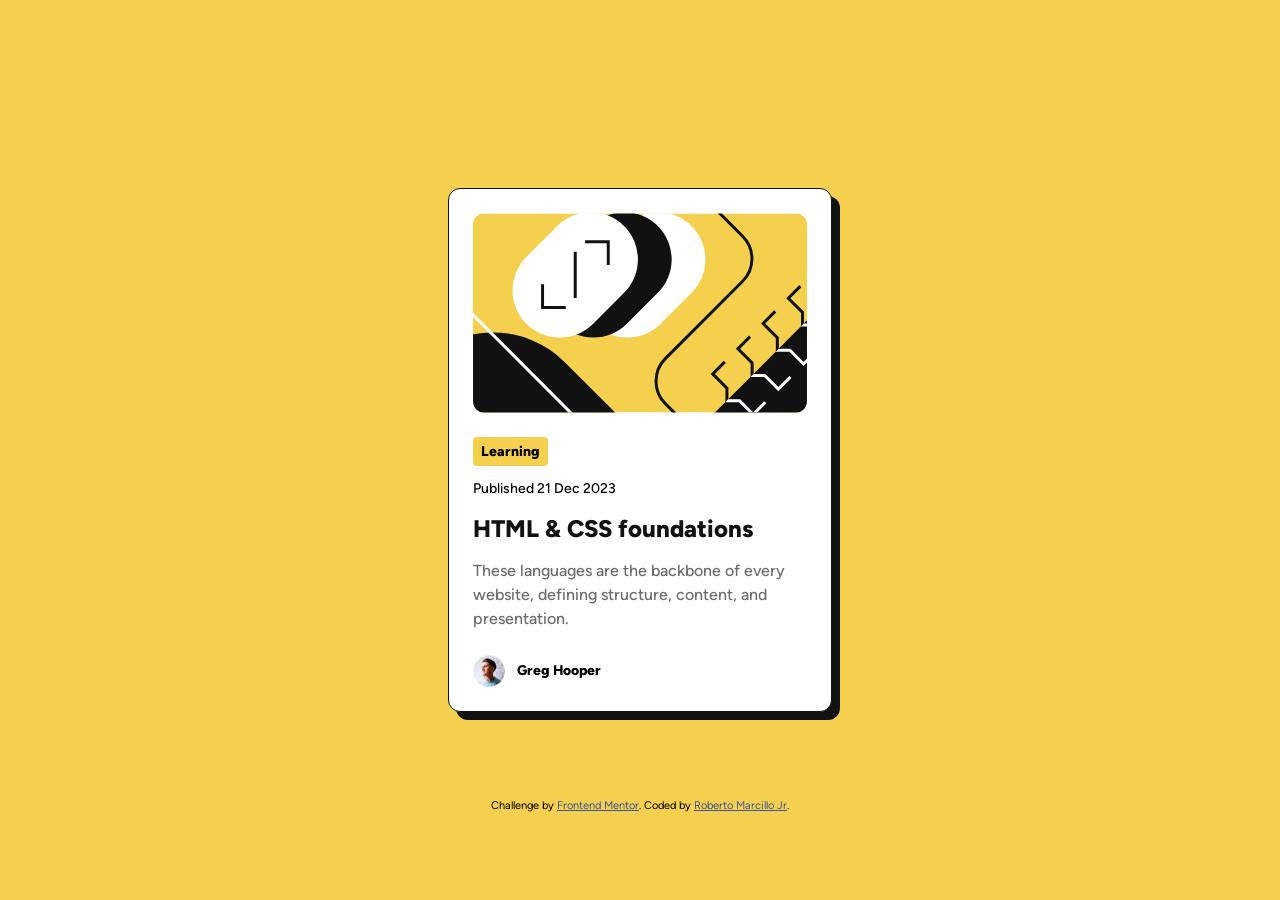
<file: blog-preview-card/index.html>
<!DOCTYPE html>
<html lang="en">
<head>
  <meta charset="UTF-8">
  <meta name="viewport" content="width=device-width, initial-scale=1.0"> <!-- displays site properly based on user's device -->

  <link rel="icon" type="image/png" sizes="32x32" href="./assets/images/favicon-32x32.png">
  <link rel="stylesheet" href="styles.css">
  
  <title>Frontend Mentor | Blog preview card</title>

</head>
<body>

  <main>

    <article class="blog-card">
      <img class="blog-card-image" src="./assets/images/illustration-article.svg" alt="" />
      <p class="blog-card-category txt-p3b">Learning</p>

      <p class="txt-p3">Published <time datetime="2023-12-21">21 Dec 2023</time></p>

      <h1 class="txt-p1">HTML & CSS foundations</h1>

      <p class="txt-p2">These languages are the backbone of every website, defining structure, content, and presentation.</p>
      
      <section class="blog-card-author">
      <img src="./assets/images/image-avatar.webp" alt="" class="blog-card-avatar" />
      <p class="txt-p3b">Greg Hooper</p>
      </section>
    </article>

  </main>

  <footer class="attribution">
    Challenge by <a href="https://www.frontendmentor.io?ref=challenge">Frontend Mentor</a>. 
    Coded by <a href="https://www.frontendmentor.io/profile/bertomjr">Roberto Marcillo Jr</a>.
  </footer>

</body>
</html>
</file>
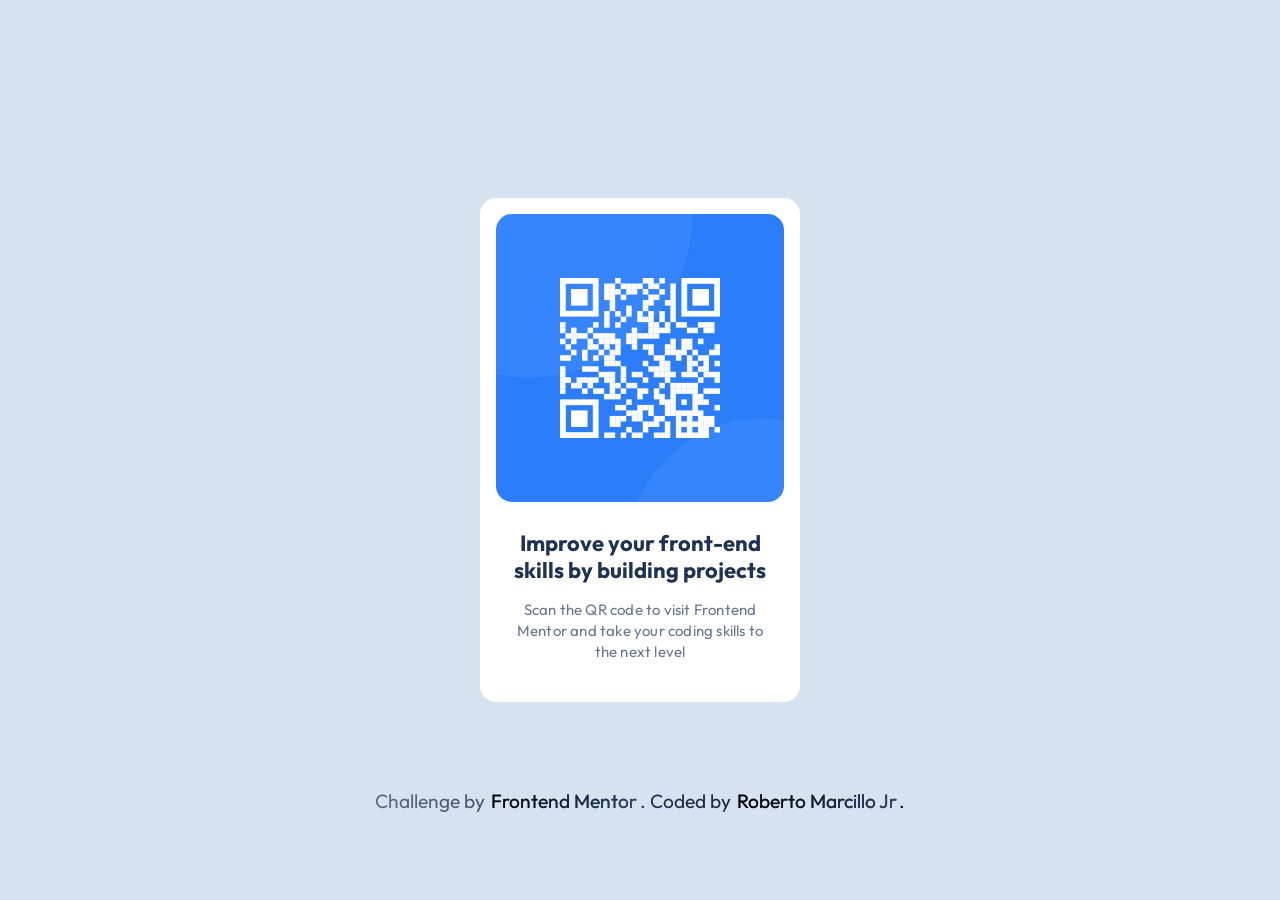
<file: qr-code-component/index.html>
<!DOCTYPE html>
<html lang="en">
<head>
  <meta charset="UTF-8">
  <meta name="viewport" content="width=device-width, initial-scale=1.0"> <!-- displays site properly based on user's device -->
  <link rel="stylesheet" href="styles.css">
  <link rel="icon" type="image/png" sizes="32x32" href="./images/favicon-32x32.png">
  
  <title>Frontend Mentor | QR code component</title>

</head>
<body>

  <main>

    <article class="qr-code-container">
      <a href="https://www.frontendmentor.io?ref=challenge" target="_blank" rel="noopener noreferrer">
        <img id="qr-code" src="./images/image-qr-code.png" alt="QR Code linking to Frontend Mentor" />
      </a>
      <h1 class="text-preset1" >Improve your front-end skills by building projects</h1>
      <p class="text-preset2">Scan the QR code to visit Frontend Mentor and take your coding skills to the next level</p>
    </article>

  </main>

  <footer class="attribution">
    <div class="attribution-text">
    Challenge by <a href="https://www.frontendmentor.io?ref=challenge"> Frontend Mentor</a>. 
    Coded by <a href="https://www.frontendmentor.io/profile/bertomjr"> Roberto Marcillo Jr</a>.
    </div>
  </footer>

</body>

</html>
</file>
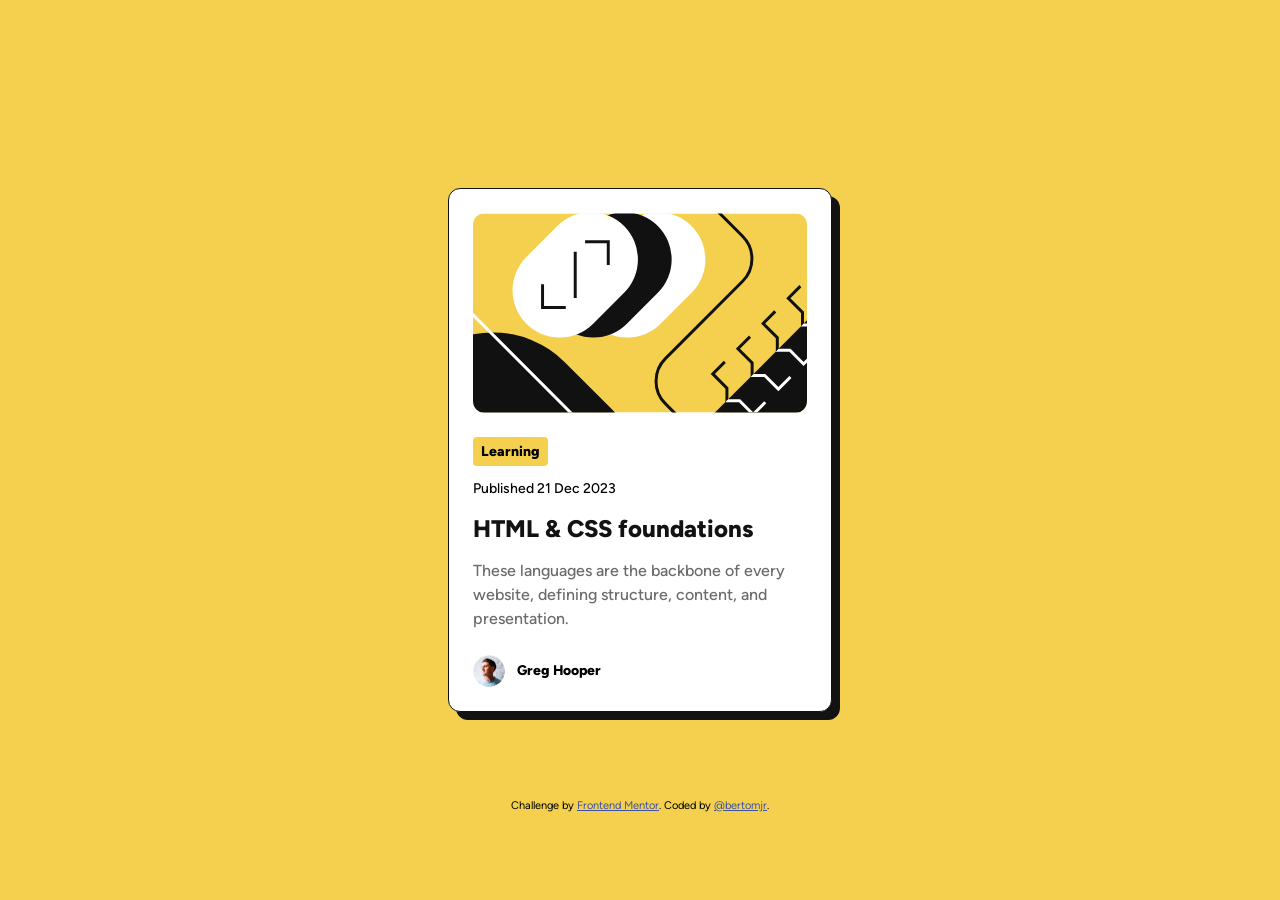
<file: newbie/blog-preview-card/index.html>
<!DOCTYPE html>
<html lang="en">
<head>
  <meta charset="UTF-8">
  <meta name="viewport" content="width=device-width, initial-scale=1.0">

  <link rel="icon" type="image/png" sizes="32x32" href="./assets/images/favicon-32x32.png">
  <link rel="stylesheet" href="styles.css">
  
  <title>Frontend Mentor | Blog preview card</title>

</head>
<body>

  <main>

    <article class="blog-card">
      <img class="blog-card-image" src="./assets/images/illustration-article.svg" alt="" />
      <p class="blog-card-category txt-p3b">Learning</p>

      <p class="txt-p3">Published <time datetime="2023-12-21">21 Dec 2023</time></p>

      <h1 class="txt-p1">HTML & CSS foundations</h1>

      <p class="txt-p2">These languages are the backbone of every website, defining structure, content, and presentation.</p>
      
      <section class="blog-card-author">
      <img src="./assets/images/image-avatar.webp" alt="" class="blog-card-avatar" />
      <p class="txt-p3b">Greg Hooper</p>
      </section>
    </article>

  </main>

  <footer class="attribution">
    Challenge by <a href="https://www.frontendmentor.io?ref=challenge">Frontend Mentor</a>. 
    Coded by <a href="https://www.frontendmentor.io/profile/bertomjr"> @bertomjr</a>.
  </footer>

</body>
</html>
</file>
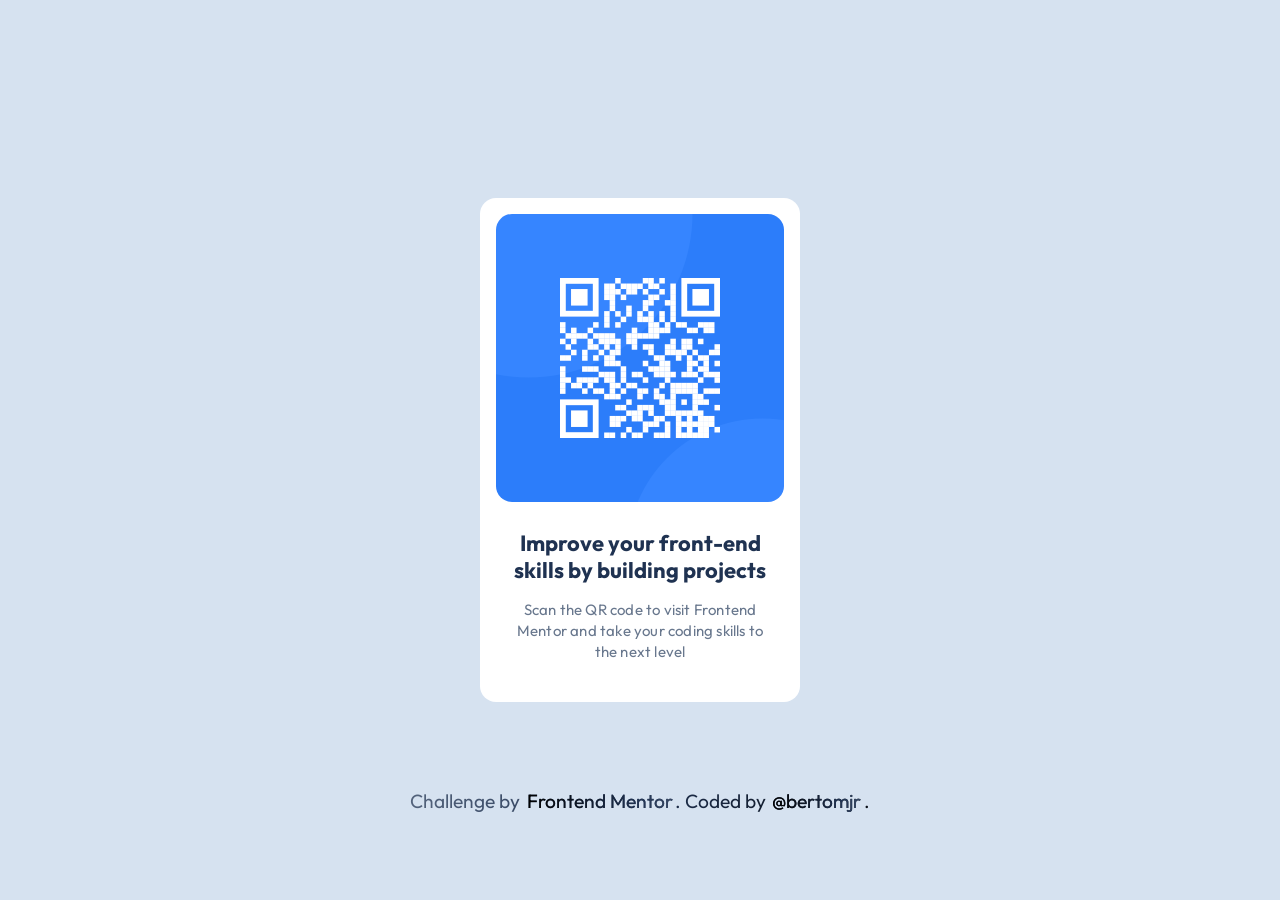
<file: newbie/qr-code-component/index.html>
<!DOCTYPE html>
<html lang="en">
<head>
  <meta charset="UTF-8">
  <meta name="viewport" content="width=device-width, initial-scale=1.0">
  <link rel="stylesheet" href="styles.css">
  <link rel="icon" type="image/png" sizes="32x32" href="./images/favicon-32x32.png">
  
  <title>Frontend Mentor | QR code component</title>

</head>
<body>

  <main>

    <article class="qr-code-container">
      <a href="https://www.frontendmentor.io?ref=challenge" target="_blank" rel="noopener noreferrer">
        <img id="qr-code" src="./images/image-qr-code.png" alt="QR Code linking to Frontend Mentor" />
      </a>
      <h1 class="text-preset1" >Improve your front-end skills by building projects</h1>
      <p class="text-preset2">Scan the QR code to visit Frontend Mentor and take your coding skills to the next level</p>
    </article>

  </main>

  <footer class="attribution">
    <div class="attribution-text">
    Challenge by <a href="https://www.frontendmentor.io?ref=challenge"> Frontend Mentor</a>. 
    Coded by <a href="https://www.frontendmentor.io/profile/bertomjr"> @bertomjr</a>.
    </div>
  </footer>

</body>

</html>
</file>
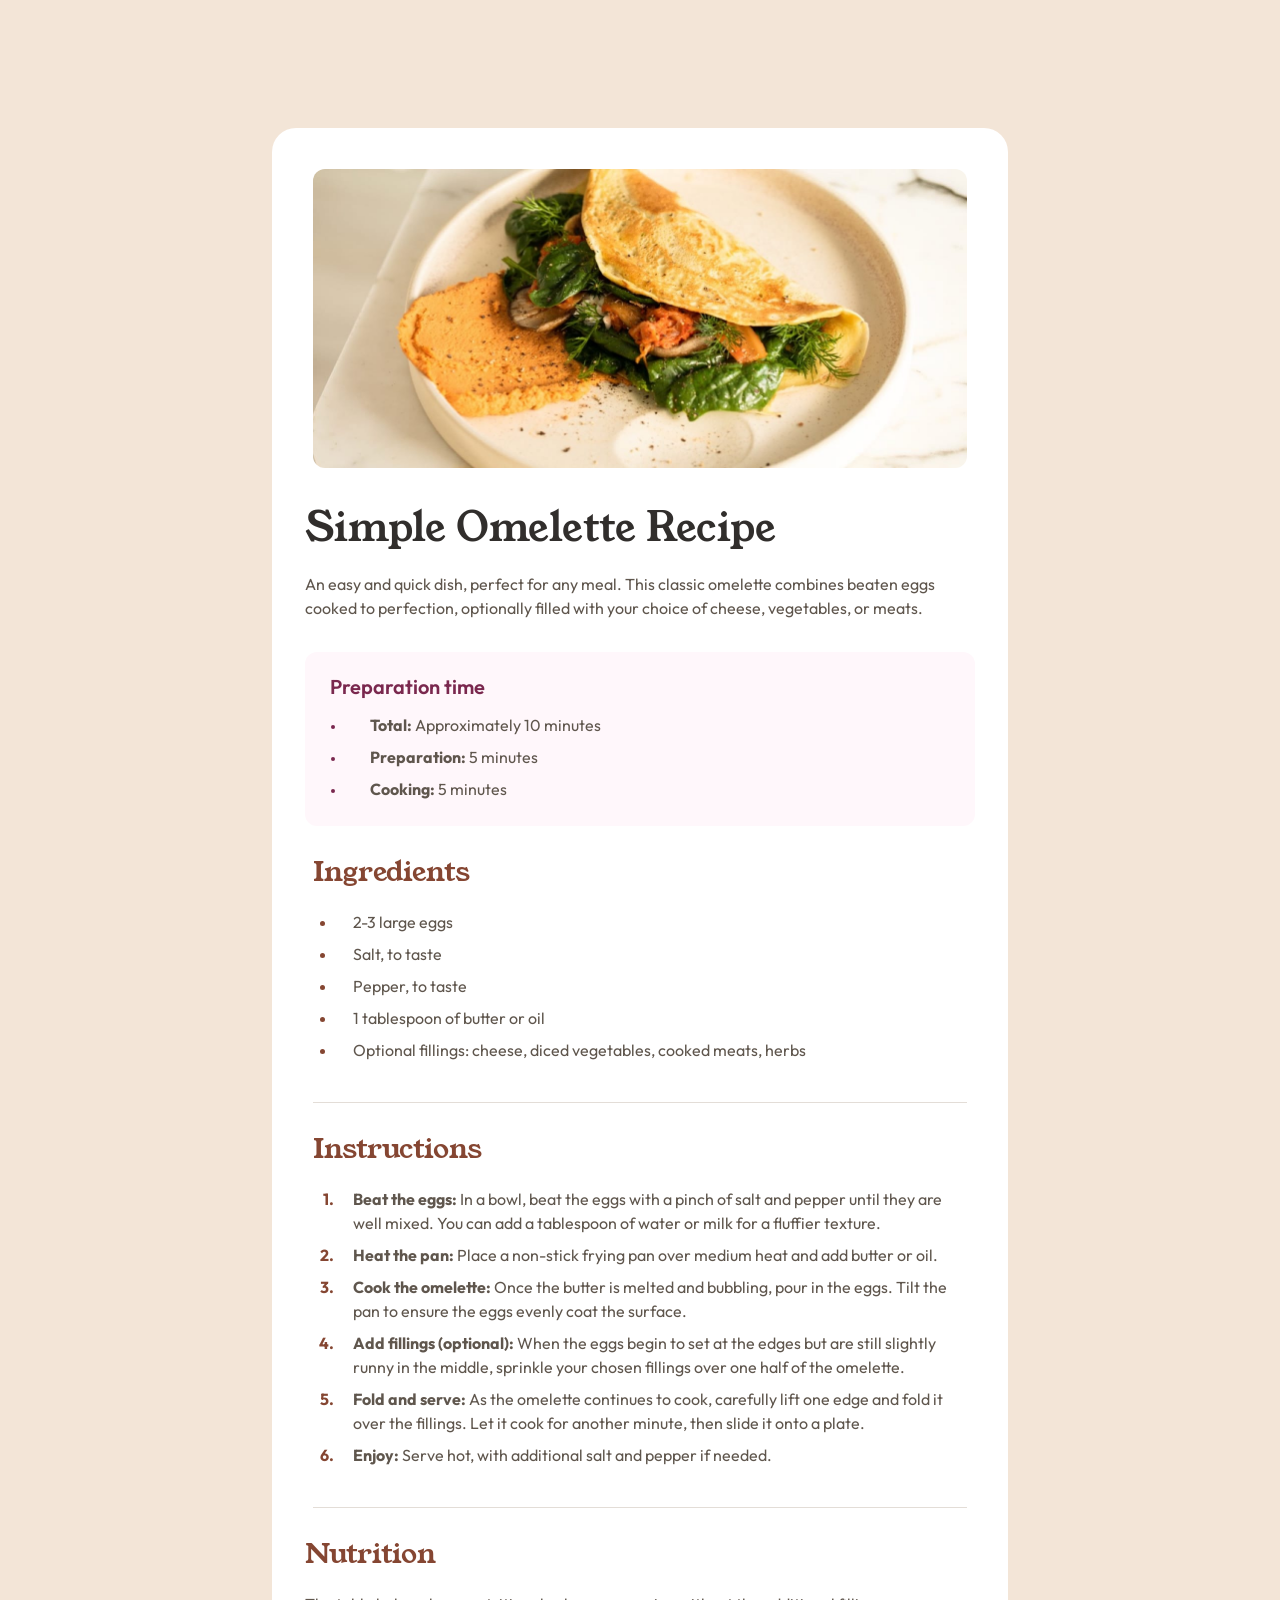
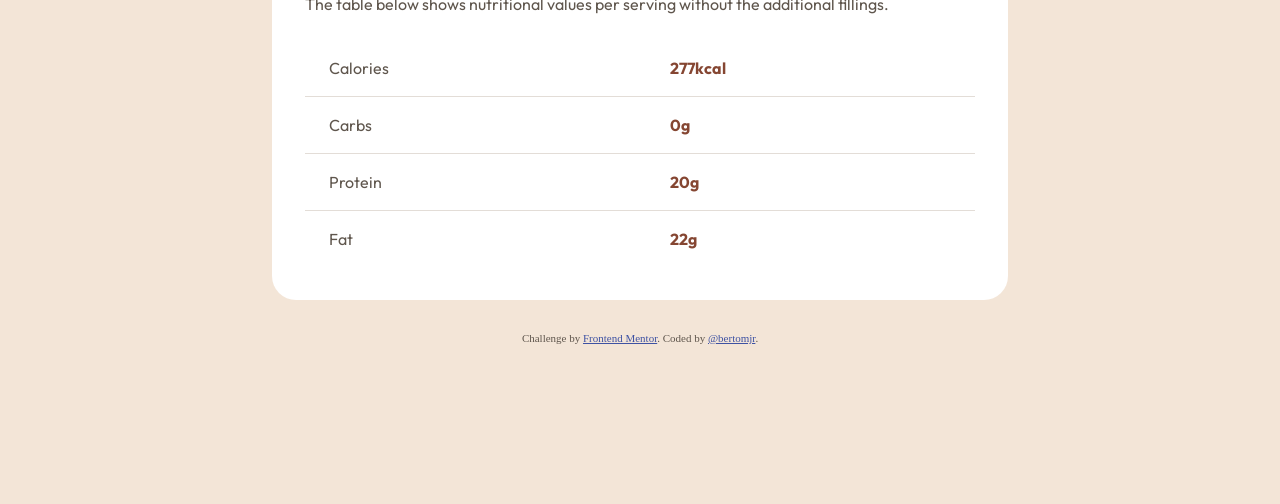
<file: newbie/recipe-page/index.html>
<!DOCTYPE html>
<html lang="en">
<head>
  <meta charset="UTF-8">
  <meta name="viewport" content="width=device-width, initial-scale=1.0">

  <link rel="icon" type="image/png" sizes="32x32" href="./assets/images/favicon-32x32.png">
  <link rel="stylesheet" href="./styles.css">
  
  <title>Frontend Mentor | Recipe page</title>

</head>
<body>
  <main>
    <header>
      <img src="./assets/images/image-omelette.jpeg" alt="Omelette on a plate" />
      <hgroup>
        <h1 class="txt-p1">Simple Omelette Recipe</h1>
        <p class="txt-p4">An easy and quick dish, perfect for any meal. This classic omelette combines beaten eggs cooked 
        to perfection, optionally filled with your choice of cheese, vegetables, or meats.</p>
      </hgroup>
    </header>

    <section class="prep-time">
      <h2 class="txt-p3">Preparation time</h2>
      <dl class="txt-p4">
        <div>
        <dt class="txt-p4b">Total:</dt>
        <dd>Approximately 10 minutes</dd>
        </div>

        <div>
        <dt class="txt-p4b">Preparation:</dt>
        <dd>5 minutes</dd>
        </div>
        
        <div>
        <dt class="txt-p4b">Cooking:</dt>
        <dd>5 minutes</dd>
        </div>
      </dl>
    </section>
    
    <section class="ingredients">
      <h2 class="txt-p2">Ingredients</h2>
      <ul class="txt-p4">
        <li>2-3 large eggs</li>
        <li>Salt, to taste</li>
        <li>Pepper, to taste</li>
        <li>1 tablespoon of butter or oil</li>
        <li>Optional fillings: cheese, diced vegetables, cooked meats, herbs</li>
      </ul>
    </section>

    <section class="instructions">
      <h2 class="txt-p2">Instructions</h2>
      <ol class="txt-p4">
        <li><span class="txt-p4b">Beat the eggs:</span> In a bowl, beat the eggs with a pinch of salt and pepper until they are well mixed. 
        You can add a tablespoon of water or milk for a fluffier texture.</li>

        <li><span class="txt-p4b">Heat the pan:</span> Place a non-stick frying pan over medium heat and add butter or oil.</li>

        <li><span class="txt-p4b">Cook the omelette:</span> Once the butter is melted and bubbling, pour in the eggs. Tilt the pan to ensure 
        the eggs evenly coat the surface.</li>

        <li><span class="txt-p4b">Add fillings (optional):</span> When the eggs begin to set at the edges but are still slightly runny in the 
        middle, sprinkle your chosen fillings over one half of the omelette.</li>

        <li><span class="txt-p4b">Fold and serve:</span> As the omelette continues to cook, carefully lift one edge and fold it over the 
        fillings. Let it cook for another minute, then slide it onto a plate.</li>

        <li><span class="txt-p4b">Enjoy:</span> Serve hot, with additional salt and pepper if needed.</li>
      </ol>
    </section>

    <section class="nutrition">
      <h2 class="txt-p2">Nutrition</h2>
      <p class="txt-p4">The table below shows nutritional values per serving without the additional fillings.</p>
      <table>
        <tr>
          <th scope="row" class="txt-p4">Calories</th><td class="txt-p4b">277kcal</td>
        </tr>
        <tr>
          <th scope="row" class="txt-p4">Carbs</th><td class="txt-p4b">0g</td>
        </tr>
        <tr>
          <th scope="row" class="txt-p4">Protein</th><td class="txt-p4b">20g</td>
        </tr>
        <tr>
          <th scope="row" class="txt-p4">Fat</th><td class="txt-p4b">22g</td>
        </tr>
      </table>
    </section>

  </main>
  
  <footer class="attribution">
    Challenge by <a href="https://www.frontendmentor.io?ref=challenge">Frontend Mentor</a>. 
    Coded by <a href="https://www.frontendmentor.io/profile/bertomjr">@bertomjr</a>.
  </footer>
</body>
</html>
</file>
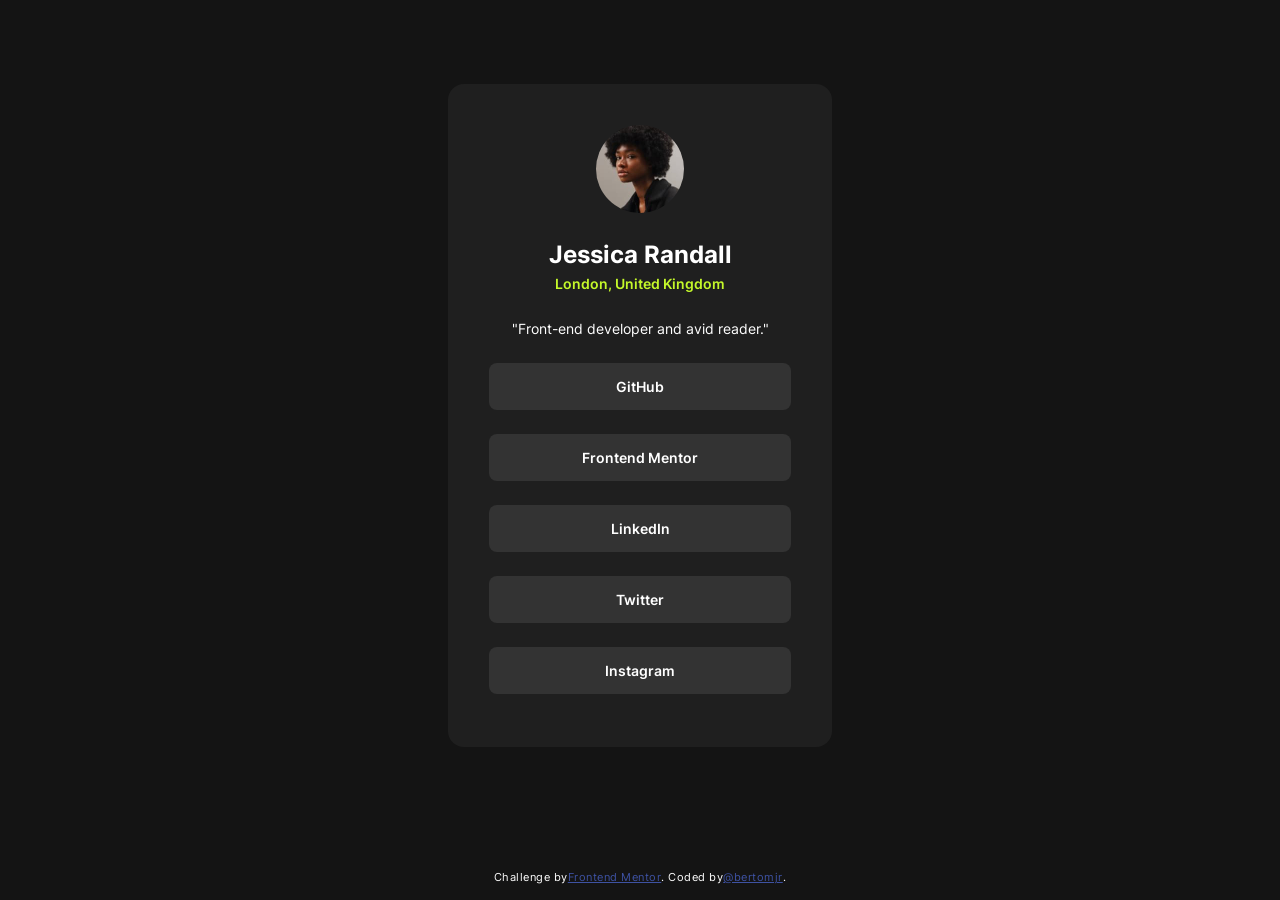
<file: newbie/social-links-profile/index.html>
<!DOCTYPE html>
<html lang="en">
<head>
  <meta charset="UTF-8">
  <meta name="viewport" content="width=device-width, initial-scale=1.0">

  <link rel="icon" type="image/png" sizes="32x32" href="./assets/images/favicon-32x32.png">
  <link rel="stylesheet" href="./styles.css">
  
  <title>Frontend Mentor | Social links profile</title>

</head>

<body>
  
  <main>
    <article class="profile-card">
      <header class="profile-header">
        <img src="./assets/images/avatar-jessica.jpeg" alt="" width="88" height="88" />
        <hgroup class="profile-info">
          <h1 class="txt-p1">Jessica Randall</h1>
          <p class="txt-p2b">London, United Kingdom</p>
          <p class="txt-p2">"Front-end developer and avid reader."</p>
        </hgroup>
      </header>
      <nav class="social-links">
        <a class="txt-p2b" href="https://github.com/">GitHub</a>
        <a class="txt-p2b" href="https://www.frontendmentor.io/">Frontend Mentor</a>
        <a class="txt-p2b" href="https://www.linkedin.com/">LinkedIn</a>
        <a class="txt-p2b" href="https://twitter.com/">Twitter</a>
        <a class="txt-p2b" href="https://www.instagram.com/">Instagram</a>
      </nav>
    </article>
  </main>

  <footer class="attribution">
    Challenge by <a href="https://www.frontendmentor.io?ref=challenge">Frontend Mentor</a>. 
    Coded by <a href="https://www.frontendmentor.io/profile/bertomjr">@bertomjr</a>.
  </footer>
</body>
</html>
</file>
<file: blog-preview-card/styles.css>
@font-face {
  font-family: "Figtree";
  src:
    local("Figtree"),
    url(./assets/fonts/Figtree-VariableFont_wght.ttf) format("truetype");
  font-weight: 300 900;
  font-style: normal;
}

@font-face {
  font-family: "Figtree";
  src:
    local("Figtree"),
    url(./assets/fonts/Figtree-Italic-VariableFont_wght.ttf) format("truetype");
  font-weight: 300 900;
  font-style: italic;
}

:root {
  /* Color Palette */
  --yellow: hsl(47, 88%, 63%);
  --gray-950: hsl(0, 0%, 7%);
  --gray-500: hsl(0, 0%, 42%);
  --white: hsl(0, 0%, 100%);
  --background-color: var(--yellow);
  
  /* Typography */
  --txt-p1-size: 24px;
  --txt-p1-line-height: 150%;
  --txt-p1-letter-spacing: 0px;
  --txt-p1-font-weight: 800;

  --txt-p2-size: 16px;
  --txt-p2-line-height: 150%;
  --txt-p2-letter-spacing: 0px;
  --txt-p2-font-weight: 500;

  --txt-p3-size: 14px;
  --txt-p3-line-height: 150%;
  --txt-p3-letter-spacing: 0px;
  --txt-p3-font-weight: 500;
  --txt-p3b-size: 14px;
  --txt-p3b-line-height: 150%;
  --txt-p3b-letter-spacing: 0px;
  --txt-p3b-font-weight: 800;

  /* Spacing */
  --spacing-300: 24px;
  --spacing-150: 12px;
  --spacing-100: 8px;
  --spacing-50: 4px;
}

* {
  box-sizing: border-box;
  margin: 0;
  padding: 0;
}

body {
  font-family: "Figtree", sans-serif;
  background-color: var(--background-color);
  min-height: 100vh;
  display: grid;
  place-items: center;
  grid-template-rows: 1fr auto 1fr;
  grid-template-columns: 1fr auto 1fr;
}

main {
  display: grid;
  place-items: center;
  grid-row: 2;
  grid-column: 2;
}

.blog-card {
  width: min(384px, calc(100vw - 48px));
  margin: 0 auto;
  padding: var(--spacing-300);
  background-color: var(--white);
  display: flex;
  flex-direction: column;
  border-radius: var(--spacing-150);
  border: 1px solid var(--gray-950);
  box-shadow: 8px 8px 0px var(--gray-950);
}

.blog-card-image {
  width: 100%;
  height: auto;
  border-radius: var(--spacing-150);
}

.blog-card-category {
  background-color: var(--yellow);
  padding: var(--spacing-50) var(--spacing-100);
  width: fit-content;
  border-radius: var(--spacing-50);
  margin-top: var(--spacing-300);
  margin-bottom: var(--spacing-150);
}

.blog-card h1 {
  margin-top: var(--spacing-150);
  color: var(--gray-950);
}

.blog-card h1:hover {
  color: var(--yellow);
  cursor: pointer;
}

.blog-card p:nth-of-type(3) {
  color: var(--gray-500);
  margin-top: var(--spacing-150);
}

.blog-card-avatar {
  width: 32px;
  height: 32px;
  border-radius: 50%;
}

.blog-card-author {
  display: flex;
  flex-direction: row;
  align-items: center;
  gap: var(--spacing-150);
  margin-top: var(--spacing-300);
}

.txt-p1 {
  font-size: var(--txt-p1-size);
  line-height: var(--txt-p1-line-height);
  letter-spacing: var(--txt-p1-letter-spacing);
  font-weight: var(--txt-p1-font-weight);
}

.txt-p2 {
  font-size: var(--txt-p2-size);
  line-height: var(--txt-p2-line-height);
  letter-spacing: var(--txt-p2-letter-spacing);
  font-weight: var(--txt-p2-font-weight);
}

.txt-p3 {
  font-size: var(--txt-p3-size);
  line-height: var(--txt-p3-line-height);
  letter-spacing: var(--txt-p3-letter-spacing);
  font-weight: var(--txt-p3-font-weight);
}

.txt-p3b {
  font-size: var(--txt-p3b-size);
  line-height: var(--txt-p3b-line-height);
  letter-spacing: var(--txt-p3b-letter-spacing);
  font-weight: var(--txt-p3b-font-weight);
}

.attribution {
  grid-row: 3;
  grid-column: 2;
  font-size: 0.6875rem; 
  text-align: center;
}

.attribution a {
  color: hsl(228, 45%, 44%);
}
</file>
<file: qr-code-component/styles.css>
@import url('https://fonts.googleapis.com/css2?family=Outfit:wght@400;700&display=swap');

:root {
  --white: hsl(0, 0%, 100%);
  --slate-300: hsl(212, 45%, 89%);
  --slate-500: hsl(216, 15%, 48%);
  --slate-900: hsl(218, 44%, 22%);
  --spacing-200: 16px;
  --spacing-300: 24px;
  --spacing-500: 40px;

  --txt-p1-size: 22px;
  --txt-p1-line-height: 120%;
  --txt-p1-letter-spacing: 0px;
  --txt-p1-font-weight: 700;
  --txt-p1-color: var(--slate-900);
  --txt-p2-size: 15px;
  --txt-p2-line-height: 140%;
  --txt-p2-letter-spacing: 0.2px;
  --txt-p2-font-weight: 400;
  --txt-p2-color: var(--slate-500);

  --background-color: var(--slate-300);
  --qr-code-background: var(--white);
}

* {
  box-sizing: border-box;
  margin: 0;
  padding: 0;
}

body {
  font-family: 'Outfit', sans-serif;
  font-size: 15px;
  display: grid;
  grid-template-rows: minmax(0, 1fr) auto minmax(0, 1fr);
  background-color: var(--background-color);
  min-height: 100vh;
}

main {
  grid-row: 2;
  display: grid;
  place-items: center;
}

.qr-code-container {
  width: 100%;
  max-width: 320px;
  display: flex;
  flex-direction: column;
  align-items: center;
  padding:
  var(--spacing-200)
  var(--spacing-200)
  var(--spacing-500);

  background-color: var(--qr-code-background);
  border-radius: var(--spacing-200);
}

.qr-code-container a{
  display: block;
  width: 100%;
}

.qr-code-container img {
  width: 100%;
  height: auto;
  border-radius: var(--spacing-200);
}

.text-preset1 {
  font-size: var(--txt-p1-size);
  line-height: var(--txt-p1-line-height);
  letter-spacing: var(--txt-p1-letter-spacing);
  font-weight: var(--txt-p1-font-weight);
  color: var(--txt-p1-color);
  text-align: center;
  margin-top: var(--spacing-300);
  padding: 0 var(--spacing-200);
}

.text-preset2 {
  font-size: var(--txt-p2-size);
  line-height: var(--txt-p2-line-height);
  letter-spacing: var(--txt-p2-letter-spacing);
  font-weight: var(--txt-p2-font-weight);
  color: var(--txt-p2-color);
  text-align: center;
  margin-top: var(--spacing-200);
  padding: 0 var(--spacing-200);
}


footer {
  grid-row: 3;
  align-self: center;
  width: 100%;
}
.attribution {  
  text-align: center;
  font-size: 1.2rem;
  background-clip: text;
  color: transparent;
  background-image: linear-gradient(
    90deg,
    var(--slate-900),
    var(--slate-500),
    var(--slate-900),
    black,
    black
  );
}

.attribution a {
  display: inline-block;
  background-clip: text;
  color: transparent;
  background-image: linear-gradient(
    90deg,
    black,
    var(--slate-900),
    var(--slate-500),
    var(--slate-500),
    black
  );
  background-size: 300% 200%;
  animation: gradient 2.3s linear infinite;
  margin-inline: 0.15rem;
  transition: transform 300ms ease;
  transform: padding 300ms ease;
}

.attribution a:hover {
  transform: scale(1.1);
  padding: 0.15rem;
}

@keyframes gradient {
  0% {
    background-position: 0% 50%;
  }
  50% {
    background-position: 100% 50%;
  }
  100% {
    background-position: 0% 50%;
  }
}
</file>
<file: newbie/blog-preview-card/styles.css>
@font-face {
  font-family: "Figtree";
  src:
    local("Figtree"),
    url(./assets/fonts/Figtree-VariableFont_wght.ttf) format("truetype");
  font-weight: 300 900;
  font-style: normal;
}

@font-face {
  font-family: "Figtree";
  src:
    local("Figtree"),
    url(./assets/fonts/Figtree-Italic-VariableFont_wght.ttf) format("truetype");
  font-weight: 300 900;
  font-style: italic;
}

:root {
  /* Color Palette */
  --yellow: hsl(47, 88%, 63%);
  --gray-950: hsl(0, 0%, 7%);
  --gray-500: hsl(0, 0%, 42%);
  --white: hsl(0, 0%, 100%);
  --background-color: var(--yellow);
  
  /* Typography */
  --txt-p1-size: 24px;
  --txt-p1-line-height: 150%;
  --txt-p1-letter-spacing: 0px;
  --txt-p1-font-weight: 800;

  --txt-p2-size: 16px;
  --txt-p2-line-height: 150%;
  --txt-p2-letter-spacing: 0px;
  --txt-p2-font-weight: 500;

  --txt-p3-size: 14px;
  --txt-p3-line-height: 150%;
  --txt-p3-letter-spacing: 0px;
  --txt-p3-font-weight: 500;
  --txt-p3b-size: 14px;
  --txt-p3b-line-height: 150%;
  --txt-p3b-letter-spacing: 0px;
  --txt-p3b-font-weight: 800;

  /* Spacing */
  --spacing-300: 24px;
  --spacing-150: 12px;
  --spacing-100: 8px;
  --spacing-50: 4px;
}

* {
  box-sizing: border-box;
  margin: 0;
  padding: 0;
}

body {
  font-family: "Figtree", sans-serif;
  background-color: var(--background-color);
  min-height: 100vh;
  display: grid;
  place-items: center;
  grid-template-rows: 1fr auto 1fr;
  grid-template-columns: 1fr auto 1fr;
}

main {
  display: grid;
  place-items: center;
  grid-row: 2;
  grid-column: 2;
}

.blog-card {
  width: min(384px, calc(100vw - 48px));
  margin: 0 auto;
  padding: var(--spacing-300);
  background-color: var(--white);
  display: flex;
  flex-direction: column;
  border-radius: var(--spacing-150);
  border: 1px solid var(--gray-950);
  box-shadow: 8px 8px 0px var(--gray-950);
}

.blog-card-image {
  width: 100%;
  height: auto;
  border-radius: var(--spacing-150);
}

.blog-card-category {
  background-color: var(--yellow);
  padding: var(--spacing-50) var(--spacing-100);
  width: fit-content;
  border-radius: var(--spacing-50);
  margin-top: var(--spacing-300);
  margin-bottom: var(--spacing-150);
}

.blog-card h1 {
  margin-top: var(--spacing-150);
  color: var(--gray-950);
}

.blog-card h1:hover {
  color: var(--yellow);
  cursor: pointer;
}

.blog-card p:nth-of-type(3) {
  color: var(--gray-500);
  margin-top: var(--spacing-150);
}

.blog-card-avatar {
  width: 32px;
  height: 32px;
  border-radius: 50%;
}

.blog-card-author {
  display: flex;
  flex-direction: row;
  align-items: center;
  gap: var(--spacing-150);
  margin-top: var(--spacing-300);
}

.txt-p1 {
  font-size: var(--txt-p1-size);
  line-height: var(--txt-p1-line-height);
  letter-spacing: var(--txt-p1-letter-spacing);
  font-weight: var(--txt-p1-font-weight);
}

.txt-p2 {
  font-size: var(--txt-p2-size);
  line-height: var(--txt-p2-line-height);
  letter-spacing: var(--txt-p2-letter-spacing);
  font-weight: var(--txt-p2-font-weight);
}

.txt-p3 {
  font-size: var(--txt-p3-size);
  line-height: var(--txt-p3-line-height);
  letter-spacing: var(--txt-p3-letter-spacing);
  font-weight: var(--txt-p3-font-weight);
}

.txt-p3b {
  font-size: var(--txt-p3b-size);
  line-height: var(--txt-p3b-line-height);
  letter-spacing: var(--txt-p3b-letter-spacing);
  font-weight: var(--txt-p3b-font-weight);
}

.attribution {
  grid-row: 3;
  grid-column: 2;
  font-size: 0.6875rem; 
  text-align: center;
}

.attribution a {
  color: hsl(228, 45%, 44%);
}
</file>
<file: newbie/qr-code-component/styles.css>
@import url('https://fonts.googleapis.com/css2?family=Outfit:wght@400;700&display=swap');

:root {
  --white: hsl(0, 0%, 100%);
  --slate-300: hsl(212, 45%, 89%);
  --slate-500: hsl(216, 15%, 48%);
  --slate-900: hsl(218, 44%, 22%);
  --spacing-200: 16px;
  --spacing-300: 24px;
  --spacing-500: 40px;

  --txt-p1-size: 22px;
  --txt-p1-line-height: 120%;
  --txt-p1-letter-spacing: 0px;
  --txt-p1-font-weight: 700;
  --txt-p1-color: var(--slate-900);
  --txt-p2-size: 15px;
  --txt-p2-line-height: 140%;
  --txt-p2-letter-spacing: 0.2px;
  --txt-p2-font-weight: 400;
  --txt-p2-color: var(--slate-500);

  --background-color: var(--slate-300);
  --qr-code-background: var(--white);
}

* {
  box-sizing: border-box;
  margin: 0;
  padding: 0;
}

body {
  font-family: 'Outfit', sans-serif;
  font-size: 15px;
  display: grid;
  grid-template-rows: minmax(0, 1fr) auto minmax(0, 1fr);
  background-color: var(--background-color);
  min-height: 100vh;
}

main {
  grid-row: 2;
  display: grid;
  place-items: center;
}

.qr-code-container {
  width: 100%;
  max-width: 320px;
  display: flex;
  flex-direction: column;
  align-items: center;
  padding:
  var(--spacing-200)
  var(--spacing-200)
  var(--spacing-500);
  background-color: var(--qr-code-background);
  border-radius: var(--spacing-200);
}

.qr-code-container a {
  display: block;
  width: 100%;
}

.qr-code-container img {
  width: 100%;
  height: auto;
  border-radius: var(--spacing-200);
}

.text-preset1 {
  font-size: var(--txt-p1-size);
  line-height: var(--txt-p1-line-height);
  letter-spacing: var(--txt-p1-letter-spacing);
  font-weight: var(--txt-p1-font-weight);
  color: var(--txt-p1-color);
  text-align: center;
  margin-top: var(--spacing-300);
  padding: 0 var(--spacing-200);
}

.text-preset2 {
  font-size: var(--txt-p2-size);
  line-height: var(--txt-p2-line-height);
  letter-spacing: var(--txt-p2-letter-spacing);
  font-weight: var(--txt-p2-font-weight);
  color: var(--txt-p2-color);
  text-align: center;
  margin-top: var(--spacing-200);
  padding: 0 var(--spacing-200);
}

footer {
  grid-row: 3;
  align-self: center;
  width: 100%;
}

.attribution {  
  text-align: center;
  font-size: 1.2rem;
  background-clip: text;
  color: transparent;
  background-image: linear-gradient(
    90deg,
    var(--slate-900),
    var(--slate-500),
    var(--slate-900),
    black,
    black
  );
}

.attribution a {
  display: inline-block;
  background-clip: text;
  color: transparent;
  background-image: linear-gradient(
    90deg,
    black,
    var(--slate-900),
    var(--slate-500),
    var(--slate-500),
    black
  );
  background-size: 300% 200%;
  animation: gradient 2.3s linear infinite;
  margin-inline: 0.15rem;
  transition: transform 300ms ease;
  transform: padding 300ms ease;
}

.attribution a:hover {
  transform: scale(1.1);
  padding: 0.15rem;
}

@keyframes gradient {
  0% {
    background-position: 0% 50%;
  }
  50% {
    background-position: 100% 50%;
  }
  100% {
    background-position: 0% 50%;
  }
}
</file>
<file: newbie/recipe-page/styles.css>
@font-face {
  font-family: "Outfit";
  src:
    local("Outfit"),
    url(./assets/fonts/outfit/Outfit-VariableFont_wght.ttf) format("truetype");
  font-weight: 300 800;
  font-style: normal;
  font-display: swap;
}

@font-face {
  font-family: "Young Serif";
  src:
    local("Young Serif"),
    url(./assets/fonts/young-serif/YoungSerif-Regular.ttf) format("truetype");
  font-weight: 400;
  font-style: normal;
  font-display: swap;
}

:root {
  /* Color Palette */
  --rose-800: #7A284E;
  --rose-50: #FFF7FB;
  --stone-900: #312E2C;
  --stone-600: #5F564D;
  --stone-150: #E3DDD7;
  --stone-100: #F3E5D7;
  --brown-800: #854632;
  --white: #FFFFFF;
  
  /* Typography */
  --txt-p1-size: 40px;
  --txt-p1-line-height: 100%;
  --txt-p1-letter-spacing: 0px;
  --txt-p1-font-weight: 400;

  --txt-p2-size: 28px;
  --txt-p2-line-height: 100%;
  --txt-p2-letter-spacing: 0px;
  --txt-p2-font-weight: 400;
  
  --txt-p3-size: 20px;
  --txt-p3-line-height: 100%;
  --txt-p3-letter-spacing: 0px;
  --txt-p3-font-weight: 600;

  --txt-p4-size: 16px;
  --txt-p4-line-height: 150%;
  --txt-p4-letter-spacing: 0px;
  --txt-p4-font-weight: 400;
  --txt-p4b-font-weight: 700;

  /* Spacing */
  --spacing-1600: 128px;
  --spacing-600: 48px;
  --spacing-500: 40px;
  --spacing-400: 32px;
  --spacing-300: 24px;
  --spacing-200: 16px;
  --spacing-150: 12px;
  --spacing-100: 8px;
}

* {
  box-sizing: border-box;
  margin: 0;
  padding: 0;
}

body {
  color: var(--stone-600);
  background-color: var(--stone-100);
  display: grid;
  min-height: 100vh;
  grid-template-rows: 1fr auto;
  grid-template-columns: minmax(0, 1fr);
}

main {
  background-color: var(--white);
  width: 100%;
  min-width: 0;
  display: flex;
  flex-direction: column;
  border: 1px solid transparent;
  border-radius: var(--spacing-300);
}

header {
  img {
    display: block;
    width: 100%;
    height: auto;
    border-top-left-radius: var(--spacing-300);
    border-top-right-radius: var(--spacing-300);
  }
  hgroup {
    padding: var(--spacing-500) var(--spacing-400) var(--spacing-400) var(--spacing-400);
    h1 {
      color: var(--stone-900);
      padding-bottom: var(--spacing-300);
    }
    p {
      color: var(--stone-600);
    }
  }
}

.prep-time {
  border: 1px solid transparent;
  background-color: var(--rose-50);
  margin-inline: var(--spacing-300);
  padding: var(--spacing-300);
  border-radius: var(--spacing-150);
  margin: 0 var(--spacing-400) var(--spacing-400) var(--spacing-400);
  h2 {
    color: var(--rose-800);
    padding-bottom: var(--spacing-200);
  }
  dl {
    padding-inline-start: var(--spacing-200);
  }
  dl > div {
    display: list-item;
    list-style-position: outside;
    padding-inline-start: var(--spacing-300);
  }
  dl > div + div {
    margin-block-start: var(--spacing-100);
  }
  dt, dd {
    display: inline;
  }
  dt::after {
    content: " ";
  }
  dl > div::marker {  
    color: var(--rose-800);
    font-size: 0.75em;
  }
}

.instructions {
  padding-block: var(--spacing-400);
  h2 {
    padding-top: var(--spacing-400);
  }
  li::marker{  
    font-variant-numeric: normal;
    font-weight: var(--txt-p4b-font-weight);
  }
}

.ingredients ::marker {  
  font-weight: var(--txt-p4b-font-weight);
}

.ingredients, .instructions {
  padding: 0 var(--spacing-400) var(--spacing-400) var(--spacing-400);
  margin-inline: var(--spacing-500);
  padding-inline: 0;
}

.ingredients > ul, .instructions > ol {
  padding-inline-start: var(--spacing-300);
}

.ingredients > ul li, .instructions > ol li {
  padding-bottom: var(--spacing-100);
  padding-left: var(--spacing-200);
}

.ingredients, .instructions, .nutrition tr:not(:last-child) > * {
  border-bottom: 1px solid var(--stone-150);
}

.ingredients > h2, .instructions > h2, .nutrition > h2, .nutrition tr > td, .ingredients ::marker, .instructions li::marker {
  color: var(--brown-800);
}

.ingredients > h2, .instructions > h2, .nutrition > h2 {
  padding-bottom: var(--spacing-300);
}

.nutrition {
  padding: var(--spacing-400);
  p {
    padding-bottom: var(--spacing-300);
  }
  table {
    width: 100%;
    border-collapse: collapse;
    th {
      text-align: left;
      padding: var(--spacing-200) var(--spacing-300);
    }
    td {
      padding: var(--spacing-200) var(--spacing-300);
      text-align: left;
    }
  }
}

.txt-p1 {
  font-family: "Young Serif", sans-serif;
  font-size: var(--txt-p1-size);
  line-height: var(--txt-p1-line-height);
  letter-spacing: var(--txt-p1-letter-spacing);
  font-weight: var(--txt-p1-font-weight);
}

.txt-p2 {
  font-family: "Young Serif", sans-serif;
  font-size: var(--txt-p2-size);
  line-height: var(--txt-p2-line-height);
  letter-spacing: var(--txt-p2-letter-spacing);
  font-weight: var(--txt-p2-font-weight);
}

.txt-p3 {
  font-family: "Outfit", sans-serif;
  font-size: var(--txt-p3-size);
  line-height: var(--txt-p3-line-height);
  letter-spacing: var(--txt-p3-letter-spacing);
  font-weight: var(--txt-p3-font-weight);
}

.txt-p4, .txt-p4b {
  font-family: "Outfit", sans-serif;
  font-size: var(--txt-p4-size);
  line-height: var(--txt-p4-line-height);
  letter-spacing: var(--txt-p4-letter-spacing);
  font-weight: var(--txt-p4-font-weight);
}

.txt-p4b {
  font-weight: var(--txt-p4b-font-weight);
}

.attribution {
  font-size: 0.6875rem; 
  text-align: center;
  padding: var(--spacing-400) 0;
  a {
    color: hsl(228, 45%, 44%);
  }
}

@media (min-width: 48rem) {
  body {
    background-color: var(--stone-100);
    padding: var(--spacing-1600) var(--spacing-400);
  }

  main {
    max-width: 46rem;
    justify-self: center;
  }

  header img {  
    padding: 0;
    width: calc(100% - 2 * var(--spacing-500));
    margin: var(--spacing-500) var(--spacing-500) 0;
    border-radius: var(--spacing-150);
  }
}
</file>
<file: newbie/social-links-profile/styles.css>
@font-face {
  font-family: "Inter";
  src:
    local("Inter"),
    url(./assets/fonts/Inter-VariableFont_slnt\,wght.ttf) format("truetype");
  font-weight: 300 900;
  font-style: normal;
}

:root {
  /* Color Palette */
  --grey-900: #141414;
  --grey-800: #1F1F1F;
  --grey-700: #333333;
  --green: #C4F82A;
  --white: #FFFFFF;
  --background-color: var(--grey-900);
  
  /* Typography */
  --txt-p1-size: 24px;
  --txt-p1-line-height: 150%;
  --txt-p1-letter-spacing: 0px;
  --txt-p1-font-weight: 700;

  --txt-p2-size: 14px;
  --txt-p2-line-height: 150%;
  --txt-p2-letter-spacing: 0px;
  --txt-p2-font-weight: 400;
  --txt-p2b-font-weight: 600;

  /* Spacing */
  --spacing-500: 40px;
  --spacing-300: 24px;
  --spacing-200: 16px;
  --spacing-150: 12px;
  --spacing-100: 8px;
  --spacing-50: 4px;
}

* {
  box-sizing: border-box;
  margin: 0;
  padding: 0;
}

body {
  font-family: "Inter", sans-serif;
  color: var(--white);
  background-color: var(--background-color);
  min-height: 100vh;
  margin: 0;
  display: grid;
  grid-template-rows: 1fr auto;
  grid-template-columns: 1fr;
}

main {
  display: grid;
  place-items: center;
  padding: var(--spacing-300);
}

.profile-card {  
  background-color: var(--grey-800);
  grid-column: 1;
  grid-row: 1;
  display: flex;
  flex-direction: column;
  padding: var(--spacing-300);
  width: min(100%, 24rem);
  border: 1px solid transparent;
  border-radius: var(--spacing-200);
  margin-bottom: var(--spacing-300);
}

.profile-header {
  display: flex;
  flex-direction: column;
  align-items: center;
}

.profile-header img {
  border-radius: 50%;
  margin-bottom: var(--spacing-300);
}

.profile-info {
  text-align: center;
  margin-bottom: var(--spacing-300);
}

.profile-info .txt-p2b {
  color: var(--green);
  margin-bottom: var(--spacing-300);
}

.social-links {
  display: flex;
  flex-direction: column;
  align-items: center;
  gap: var(--spacing-150);
}

.social-links a {
  display: flex;
  justify-content: center;
  align-items: center;
  width: 100%;
  color: var(--white);
  text-decoration: none;
  background-color: var(--grey-700);
  margin-bottom: var(--spacing-150);
  border: 1px solid transparent;
  border-radius: var(--spacing-100);
  padding: var(--spacing-150);
  transition: background-color 500ms ease-out, color 500ms ease-out;
}

.social-links a:hover, .social-links a:focus, .social-links a:focus-visible {
  background-color: var(--green);
  color: var(--grey-900);
  cursor: pointer;
  transition-duration: 100ms;
}

.txt-p1 { 
  font-size: var(--txt-p1-size);
  line-height: var(--txt-p1-line-height);
  letter-spacing: var(--txt-p1-letter-spacing);
  font-weight: var(--txt-p1-font-weight);
}

.txt-p2, .txt-p2b {
  font-size: var(--txt-p2-size);
  line-height: var(--txt-p2-line-height);
  letter-spacing: var(--txt-p2-letter-spacing);
  font-weight: var(--txt-p2-font-weight);
}

.txt-p2b {
  font-weight: var(--txt-p2b-font-weight);
}

footer {
  display: grid;
  place-items: center;
  grid-row: 2;
  grid-column: 1;
  display: flex;
  flex-direction: row;
  margin: 0 auto;
  padding: var(--spacing-200);
}

.attribution {
  font-size: 0.6875rem; 
  text-align: center;
  letter-spacing: 0.5px;
}

.attribution a {
  color: hsl(228, 45%, 44%);
}

@media (min-width: 48rem) {
  .profile-card {
    padding: var(--spacing-500); /* Desktop: 40px */
  }
}
</file>
